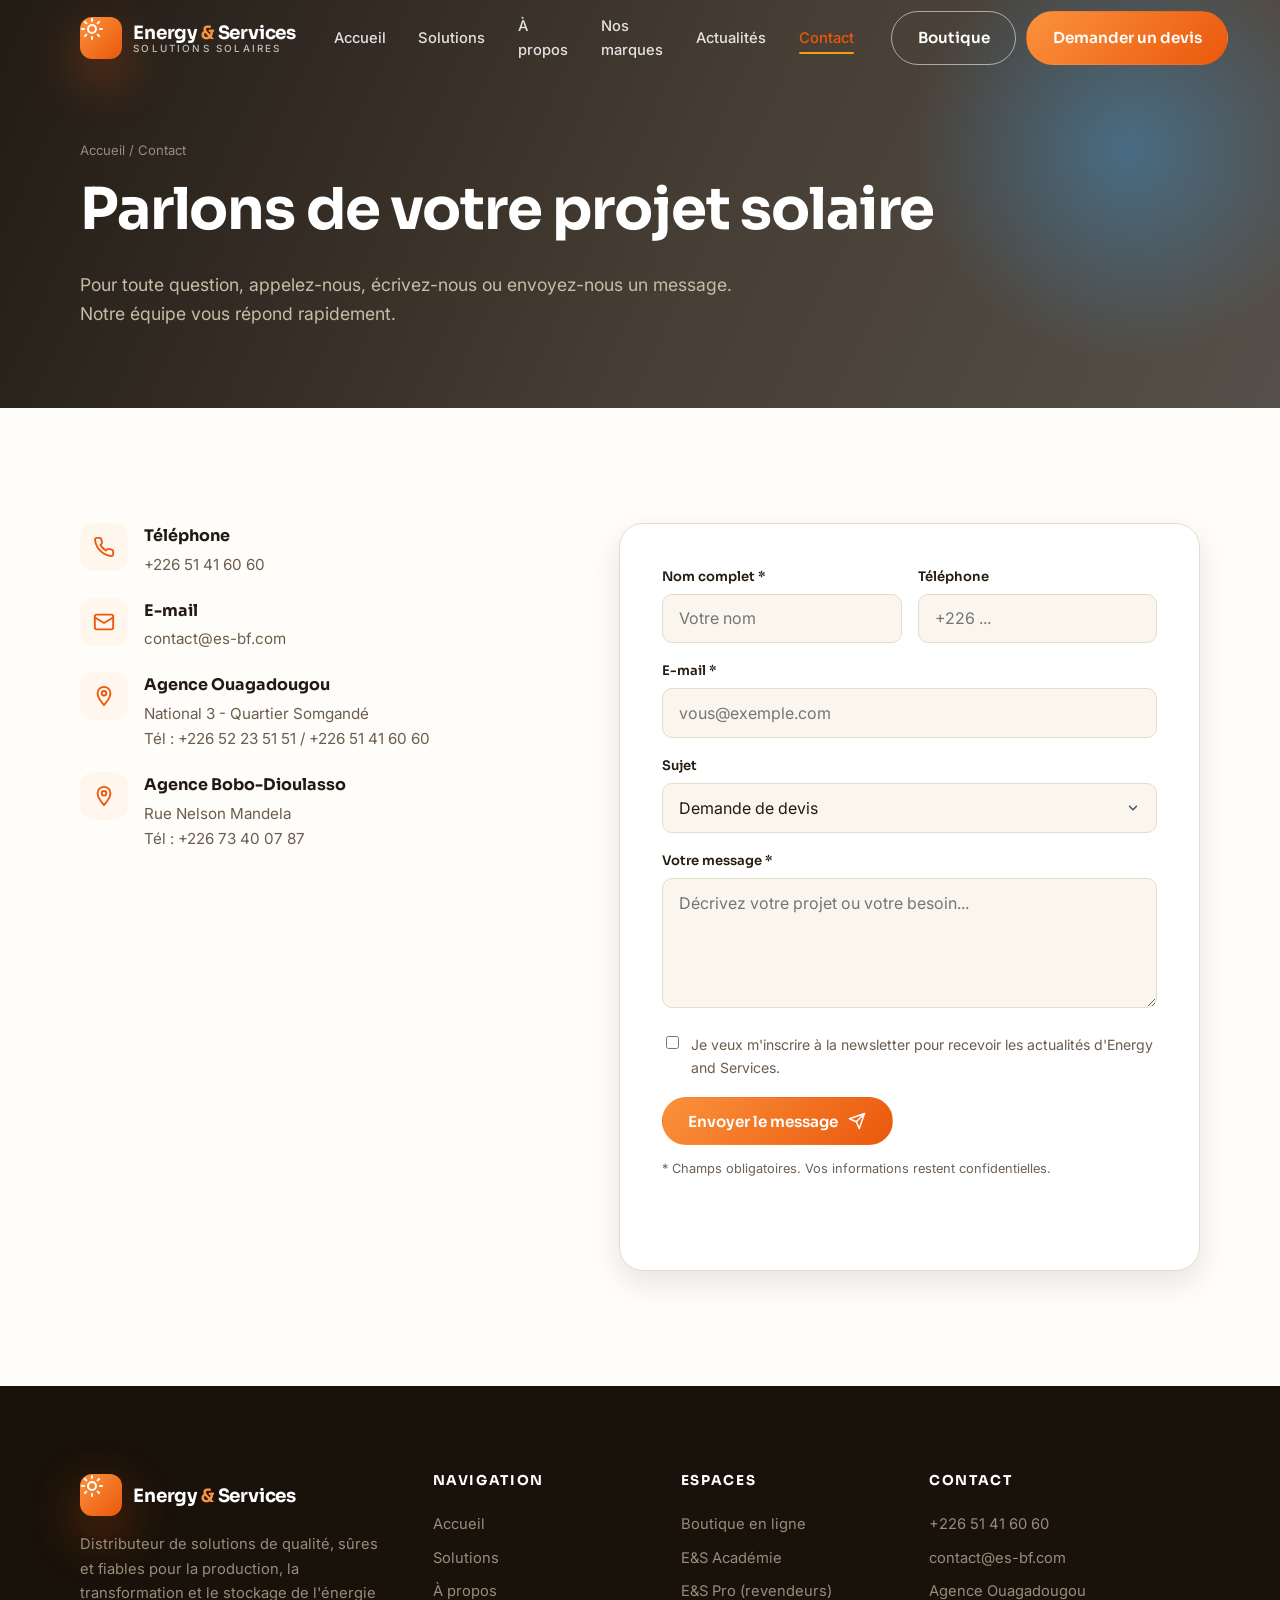
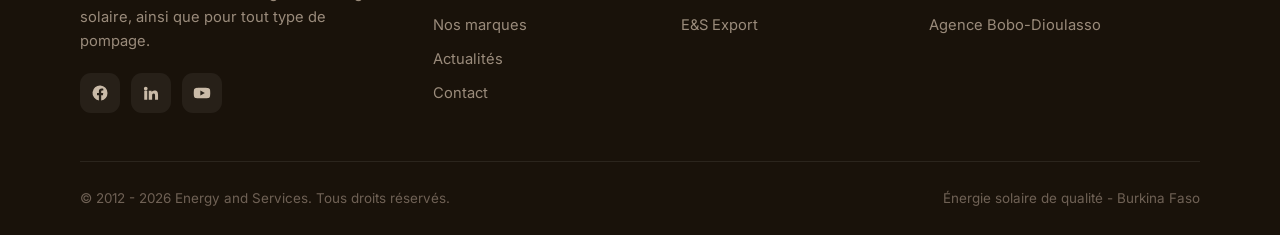
<file: contact.html>
<!DOCTYPE html>
<html lang="fr">
<head>
  <meta charset="UTF-8" />
  <meta name="viewport" content="width=device-width, initial-scale=1.0" />
  <title>Contact - Energy and Services</title>
  <meta name="description" content="Contactez Energy and Services : agences de Ouagadougou et Bobo-Dioulasso, téléphone +226 51 41 60 60, e-mail contact@es-bf.com." />
  <meta name="theme-color" content="#19120a" />
  <link rel="preconnect" href="https://fonts.googleapis.com" />
  <link rel="preconnect" href="https://fonts.gstatic.com" crossorigin />
  <link href="https://fonts.googleapis.com/css2?family=Sora:wght@500;600;700;800&family=Inter:wght@400;500;600&display=swap" rel="stylesheet" />
  <link rel="icon" href="data:image/svg+xml,%3Csvg xmlns='http://www.w3.org/2000/svg' viewBox='0 0 24 24'%3E%3Crect width='24' height='24' rx='6' fill='%23f59e0b'/%3E%3Ccircle cx='12' cy='12' r='4' fill='none' stroke='%23ffffff' stroke-width='2'/%3E%3C/svg%3E" />
  <link rel="stylesheet" href="css/styles.css" />
</head>
<body>
  <div data-nav></div>

  <section class="page-hero">
    <div class="container">
      <div class="breadcrumbs" data-reveal><a href="index.html">Accueil</a> / Contact</div>
      <h1 data-reveal data-delay="1">Parlons de votre projet solaire</h1>
      <p data-reveal data-delay="2">Pour toute question, appelez-nous, écrivez-nous ou envoyez-nous un message. Notre équipe vous répond rapidement.</p>
    </div>
  </section>

  <section class="section">
    <div class="container contact-grid">
      <div class="contact-info" data-reveal>
        <div class="item">
          <span class="ico"><svg width="22" height="22" viewBox="0 0 24 24" fill="none" stroke="currentColor" stroke-width="2" stroke-linecap="round" stroke-linejoin="round"><path d="M22 16.9v3a2 2 0 0 1-2.2 2 19.8 19.8 0 0 1-8.6-3 19.5 19.5 0 0 1-6-6 19.8 19.8 0 0 1-3-8.6A2 2 0 0 1 4.1 2h3a2 2 0 0 1 2 1.7c.1 1 .4 1.9.7 2.8a2 2 0 0 1-.5 2.1L8.1 9.9a16 16 0 0 0 6 6l1.3-1.3a2 2 0 0 1 2.1-.5c.9.3 1.8.6 2.8.7a2 2 0 0 1 1.7 2z"/></svg></span>
          <div><b>Téléphone</b><p><a href="tel:+22651416060">+226 51 41 60 60</a></p></div>
        </div>
        <div class="item">
          <span class="ico"><svg width="22" height="22" viewBox="0 0 24 24" fill="none" stroke="currentColor" stroke-width="2" stroke-linecap="round" stroke-linejoin="round"><rect x="2" y="4" width="20" height="16" rx="2"/><path d="m2 7 10 6 10-6"/></svg></span>
          <div><b>E-mail</b><p><a href="mailto:contact@es-bf.com">contact@es-bf.com</a></p></div>
        </div>
        <div class="item">
          <span class="ico"><svg width="22" height="22" viewBox="0 0 24 24" fill="none" stroke="currentColor" stroke-width="2" stroke-linecap="round" stroke-linejoin="round"><path d="M12 2a7 7 0 0 0-7 7c0 5 7 13 7 13s7-8 7-13a7 7 0 0 0-7-7z"/><circle cx="12" cy="9" r="2.5"/></svg></span>
          <div><b>Agence Ouagadougou</b><p>National 3 - Quartier Somgandé<br>Tél : +226 52 23 51 51 / +226 51 41 60 60</p></div>
        </div>
        <div class="item">
          <span class="ico"><svg width="22" height="22" viewBox="0 0 24 24" fill="none" stroke="currentColor" stroke-width="2" stroke-linecap="round" stroke-linejoin="round"><path d="M12 2a7 7 0 0 0-7 7c0 5 7 13 7 13s7-8 7-13a7 7 0 0 0-7-7z"/><circle cx="12" cy="9" r="2.5"/></svg></span>
          <div><b>Agence Bobo-Dioulasso</b><p>Rue Nelson Mandela<br>Tél : +226 73 40 07 87</p></div>
        </div>
      </div>

      <form class="form" id="contactForm" novalidate data-reveal data-delay="1">
        <div class="row">
          <div class="field">
            <label for="name">Nom complet *</label>
            <input type="text" id="name" name="name" placeholder="Votre nom" autocomplete="name" />
          </div>
          <div class="field">
            <label for="phone">Téléphone</label>
            <input type="tel" id="phone" name="phone" placeholder="+226 ..." autocomplete="tel" />
          </div>
        </div>
        <div class="field">
          <label for="email">E-mail *</label>
          <input type="email" id="email" name="email" placeholder="vous@exemple.com" autocomplete="email" />
        </div>
        <div class="field">
          <label for="subject">Sujet</label>
          <select id="subject" name="subject">
            <option>Demande de devis</option>
            <option>Information produit</option>
            <option>Pompage solaire</option>
            <option>Stockage / batteries</option>
            <option>Devenir revendeur (E&amp;S Pro)</option>
            <option>Formation (E&amp;S Académie)</option>
            <option>Autre</option>
          </select>
        </div>
        <div class="field">
          <label for="message">Votre message *</label>
          <textarea id="message" name="message" placeholder="Décrivez votre projet ou votre besoin..."></textarea>
        </div>
        <label class="form__check">
          <input type="checkbox" name="newsletter" />
          <span>Je veux m'inscrire à la newsletter pour recevoir les actualités d'Energy and Services.</span>
        </label>
        <button type="submit" class="btn btn--primary">Envoyer le message
          <svg viewBox="0 0 24 24" fill="none" stroke="currentColor" stroke-width="2" stroke-linecap="round" stroke-linejoin="round"><path d="M22 2 11 13M22 2l-7 20-4-9-9-4 20-7z"/></svg>
        </button>
        <p class="form__note">* Champs obligatoires. Vos informations restent confidentielles.</p>
        <p class="form__status" role="status" aria-live="polite"></p>
      </form>
    </div>
  </section>

  <div data-footer></div>
  <button class="totop" id="toTop" aria-label="Haut de page"><svg width="20" height="20" viewBox="0 0 24 24" fill="none" stroke="currentColor" stroke-width="2.5" stroke-linecap="round" stroke-linejoin="round"><path d="M12 19V5M5 12l7-7 7 7"/></svg></button>
  <script src="js/main.js"></script>
</body>
</html>
</file>
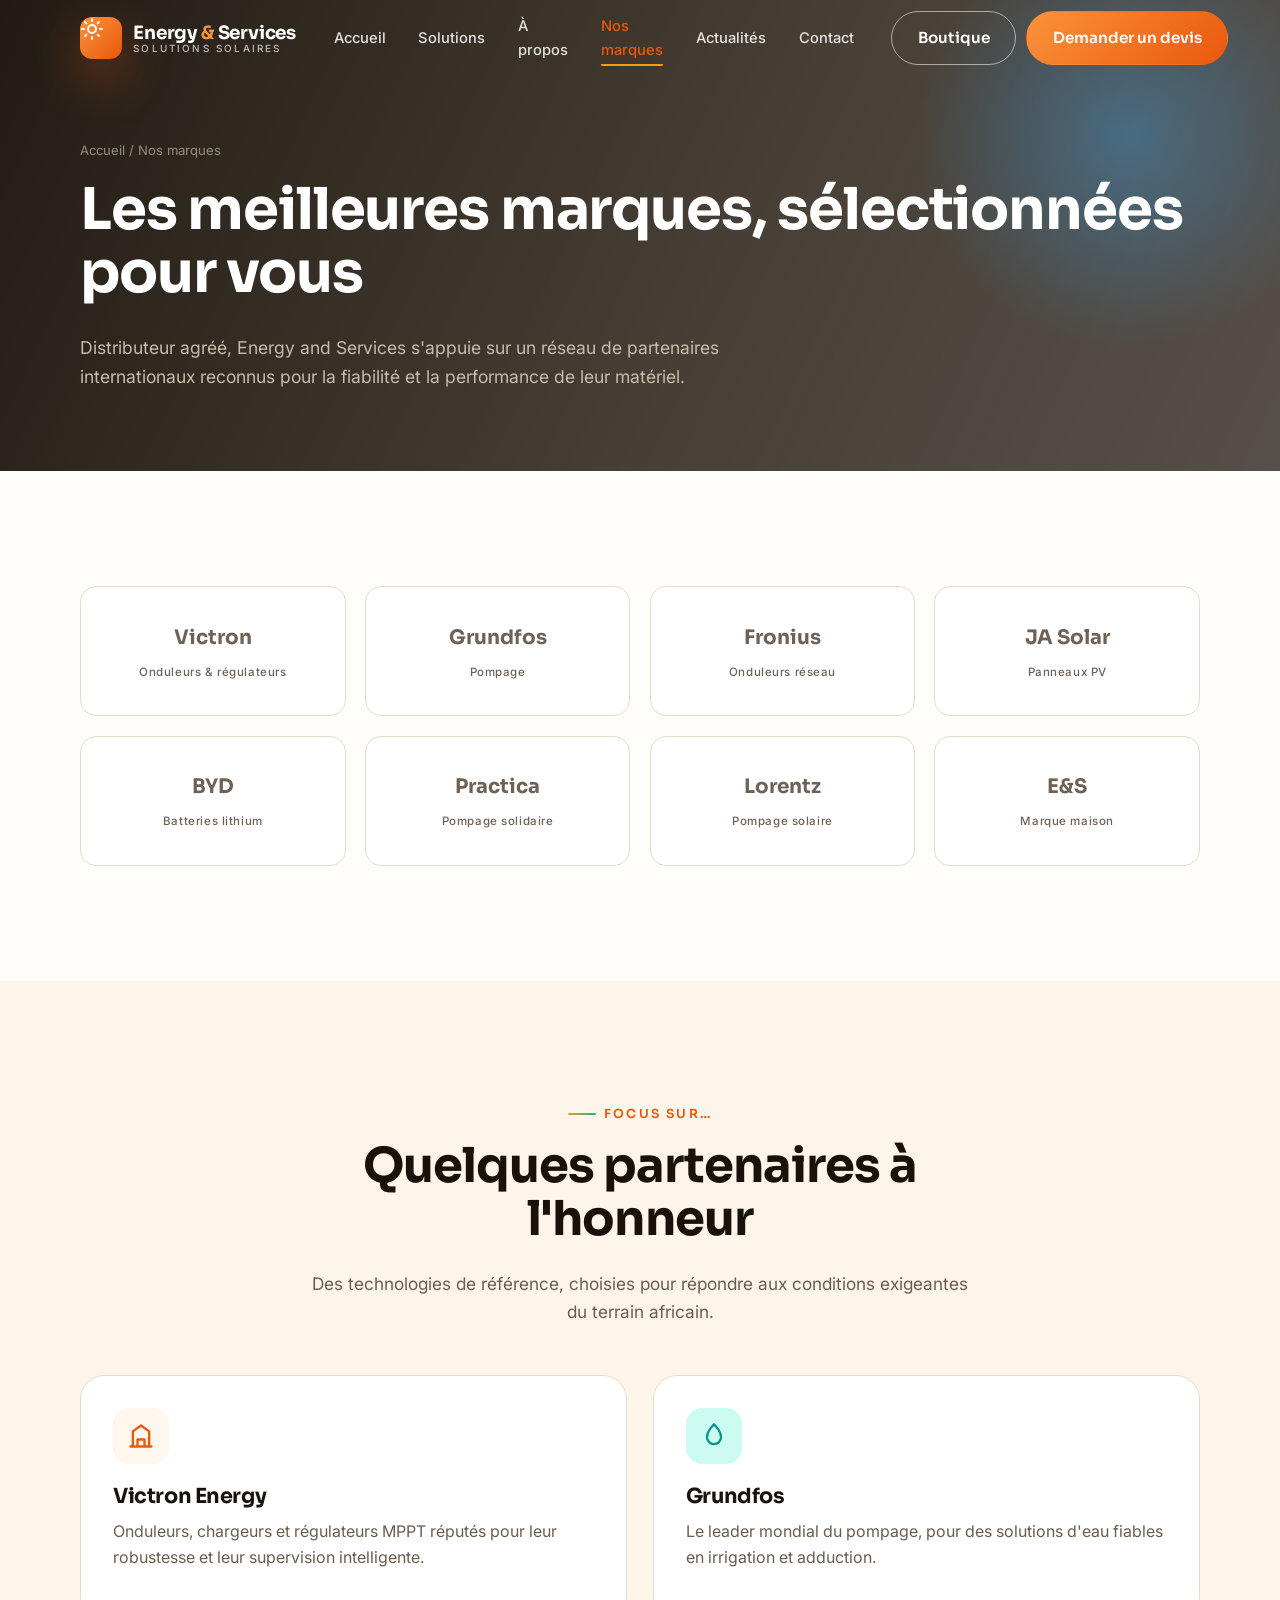
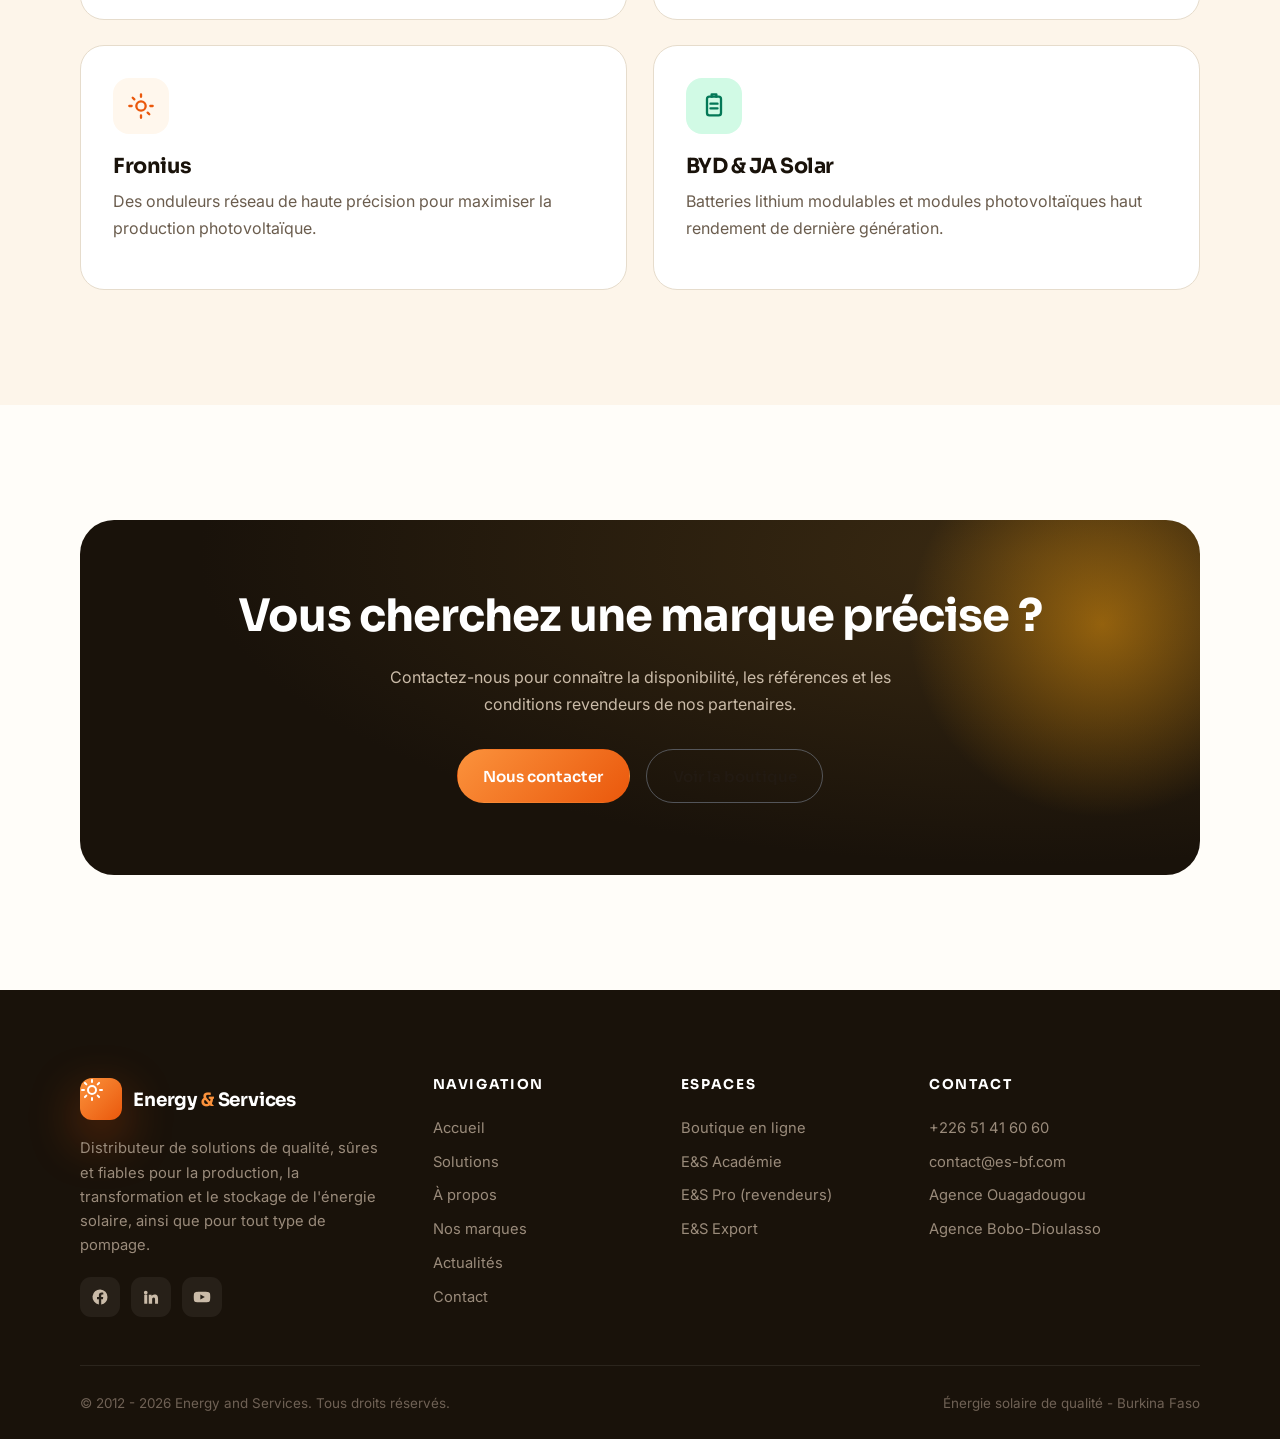
<file: marques.html>
<!DOCTYPE html>
<html lang="fr">
<head>
  <meta charset="UTF-8" />
  <meta name="viewport" content="width=device-width, initial-scale=1.0" />
  <title>Nos marques partenaires - Energy and Services</title>
  <meta name="description" content="Victron, Grundfos, Fronius, JA Solar, BYD, Practica, Lorentz : Energy and Services distribue les meilleures marques mondiales du solaire et du pompage." />
  <meta name="theme-color" content="#19120a" />
  <link rel="preconnect" href="https://fonts.googleapis.com" />
  <link rel="preconnect" href="https://fonts.gstatic.com" crossorigin />
  <link href="https://fonts.googleapis.com/css2?family=Sora:wght@500;600;700;800&family=Inter:wght@400;500;600&display=swap" rel="stylesheet" />
  <link rel="icon" href="data:image/svg+xml,%3Csvg xmlns='http://www.w3.org/2000/svg' viewBox='0 0 24 24'%3E%3Crect width='24' height='24' rx='6' fill='%23f59e0b'/%3E%3Ccircle cx='12' cy='12' r='4' fill='none' stroke='%23ffffff' stroke-width='2'/%3E%3C/svg%3E" />
  <link rel="stylesheet" href="css/styles.css" />
</head>
<body>
  <div data-nav></div>

  <section class="page-hero">
    <div class="container">
      <div class="breadcrumbs" data-reveal><a href="index.html">Accueil</a> / Nos marques</div>
      <h1 data-reveal data-delay="1">Les meilleures marques, sélectionnées pour vous</h1>
      <p data-reveal data-delay="2">Distributeur agréé, Energy and Services s'appuie sur un réseau de partenaires internationaux reconnus pour la fiabilité et la performance de leur matériel.</p>
    </div>
  </section>

  <section class="section">
    <div class="container">
      <div class="tiles">
        <div class="tile" data-reveal>Victron<small>Onduleurs &amp; régulateurs</small></div>
        <div class="tile" data-reveal data-delay="1">Grundfos<small>Pompage</small></div>
        <div class="tile" data-reveal data-delay="2">Fronius<small>Onduleurs réseau</small></div>
        <div class="tile" data-reveal data-delay="3">JA Solar<small>Panneaux PV</small></div>
        <div class="tile" data-reveal>BYD<small>Batteries lithium</small></div>
        <div class="tile" data-reveal data-delay="1">Practica<small>Pompage solidaire</small></div>
        <div class="tile" data-reveal data-delay="2">Lorentz<small>Pompage solaire</small></div>
        <div class="tile" data-reveal data-delay="3">E&amp;S<small>Marque maison</small></div>
      </div>
    </div>
  </section>

  <section class="section bg-alt">
    <div class="container">
      <div class="section-head center" data-reveal>
        <span class="eyebrow">Focus sur…</span>
        <h2>Quelques partenaires à l'honneur</h2>
        <p>Des technologies de référence, choisies pour répondre aux conditions exigeantes du terrain africain.</p>
      </div>
      <div class="grid grid--2">
        <article class="card" data-reveal>
          <div class="card__ico"><svg viewBox="0 0 24 24" fill="none" stroke="currentColor" stroke-width="2" stroke-linecap="round" stroke-linejoin="round"><path d="M3 21h18M5 21V8l7-5 7 5v13M9 21v-6h6v6"/></svg></div>
          <h3>Victron Energy</h3>
          <p>Onduleurs, chargeurs et régulateurs MPPT réputés pour leur robustesse et leur supervision intelligente.</p>
        </article>
        <article class="card blue" data-reveal data-delay="1">
          <div class="card__ico"><svg viewBox="0 0 24 24" fill="none" stroke="currentColor" stroke-width="2" stroke-linecap="round" stroke-linejoin="round"><path d="M12 2s6 5.5 6 11a6 6 0 0 1-12 0c0-5.5 6-11 6-11z"/></svg></div>
          <h3>Grundfos</h3>
          <p>Le leader mondial du pompage, pour des solutions d'eau fiables en irrigation et adduction.</p>
        </article>
        <article class="card" data-reveal data-delay="2">
          <div class="card__ico"><svg viewBox="0 0 24 24" fill="none" stroke="currentColor" stroke-width="2" stroke-linecap="round" stroke-linejoin="round"><circle cx="12" cy="12" r="4"/><path d="M12 2v2M12 20v2M4.9 4.9l1.4 1.4M17.7 17.7l1.4 1.4M2 12h2M20 12h2"/></svg></div>
          <h3>Fronius</h3>
          <p>Des onduleurs réseau de haute précision pour maximiser la production photovoltaïque.</p>
        </article>
        <article class="card green" data-reveal data-delay="3">
          <div class="card__ico"><svg viewBox="0 0 24 24" fill="none" stroke="currentColor" stroke-width="2" stroke-linecap="round" stroke-linejoin="round"><rect x="6" y="4" width="12" height="16" rx="2"/><path d="M10 4V2h4v2M9 10h6M9 14h6"/></svg></div>
          <h3>BYD &amp; JA Solar</h3>
          <p>Batteries lithium modulables et modules photovoltaïques haut rendement de dernière génération.</p>
        </article>
      </div>
    </div>
  </section>

  <section class="section">
    <div class="container">
      <div class="cta" data-reveal>
        <h2>Vous cherchez une marque précise ?</h2>
        <p>Contactez-nous pour connaître la disponibilité, les références et les conditions revendeurs de nos partenaires.</p>
        <div class="cta__actions">
          <a class="btn btn--primary" href="contact.html">Nous contacter</a>
          <a class="btn btn--ghost" href="https://www.boutique-es-bf.com/" target="_blank" rel="noopener">Voir la boutique</a>
        </div>
      </div>
    </div>
  </section>

  <div data-footer></div>
  <button class="totop" id="toTop" aria-label="Haut de page"><svg width="20" height="20" viewBox="0 0 24 24" fill="none" stroke="currentColor" stroke-width="2.5" stroke-linecap="round" stroke-linejoin="round"><path d="M12 19V5M5 12l7-7 7 7"/></svg></button>
  <script src="js/main.js"></script>
</body>
</html>
</file>
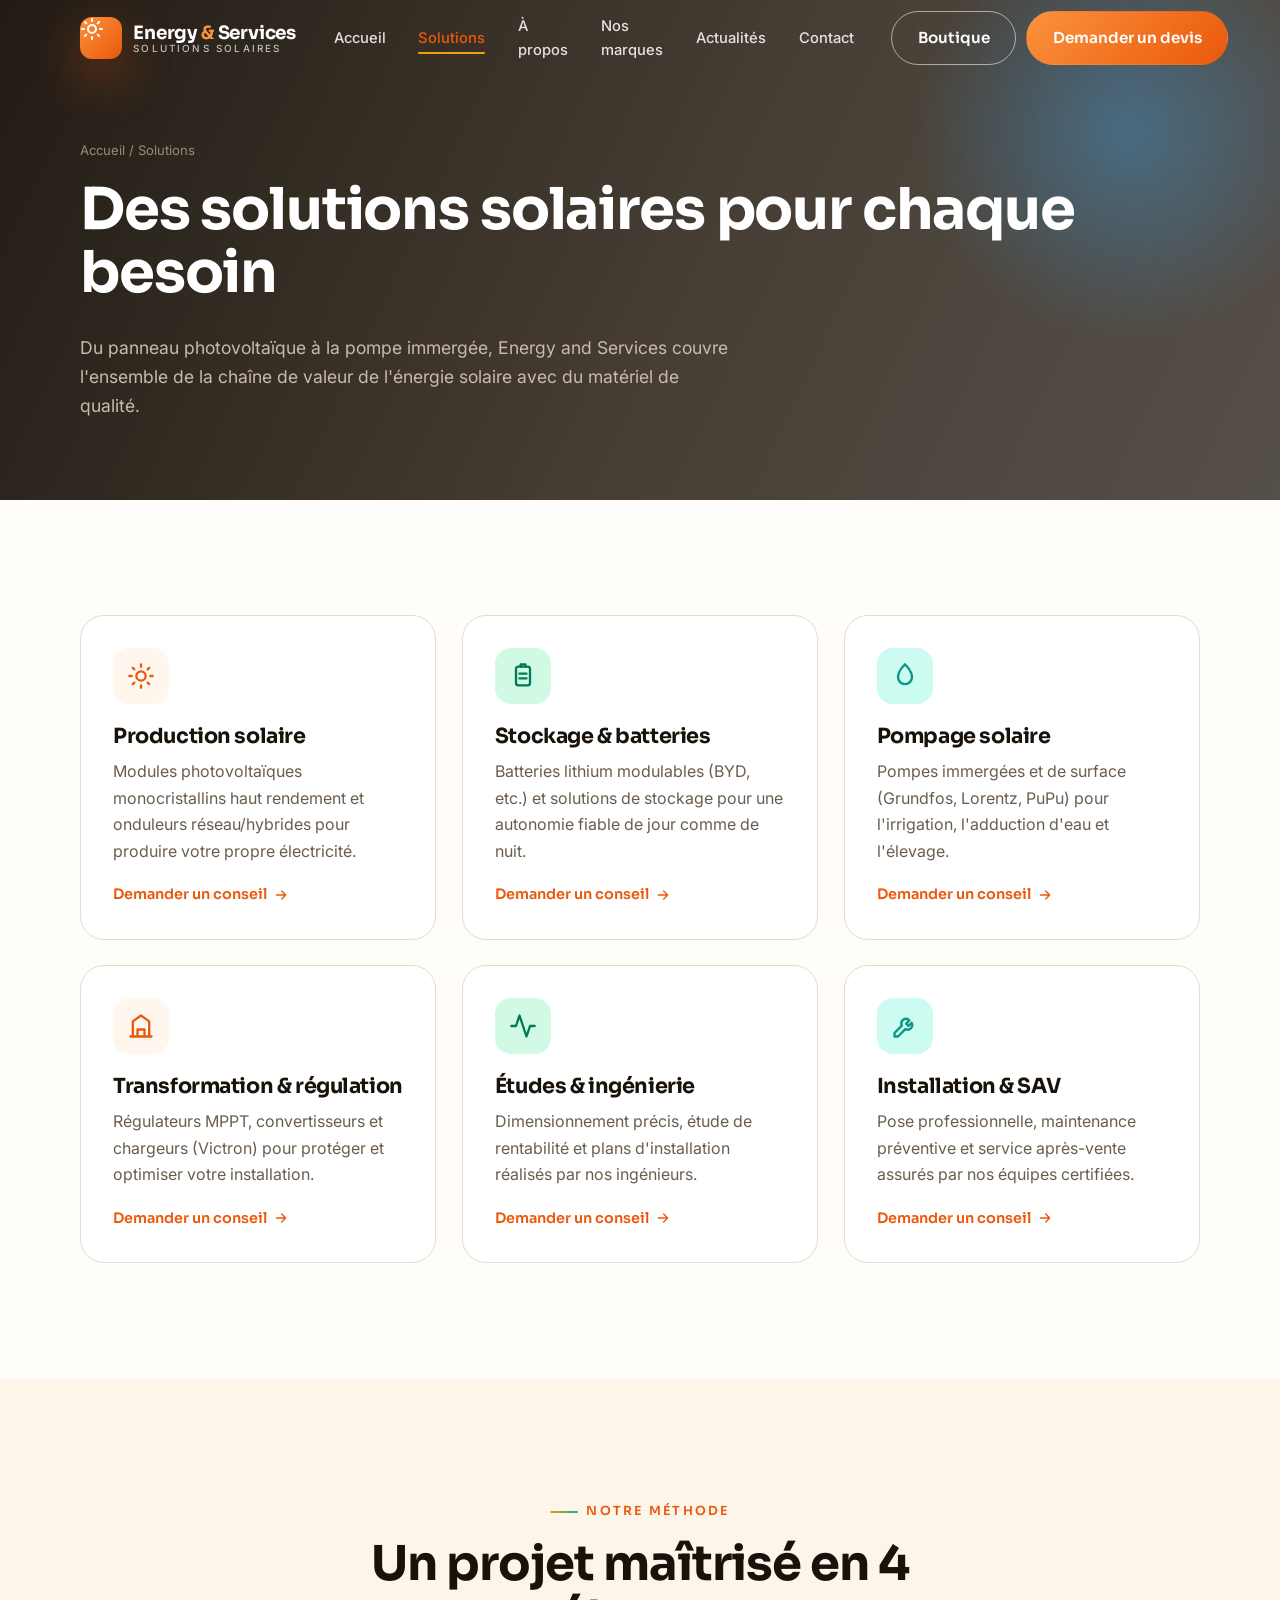
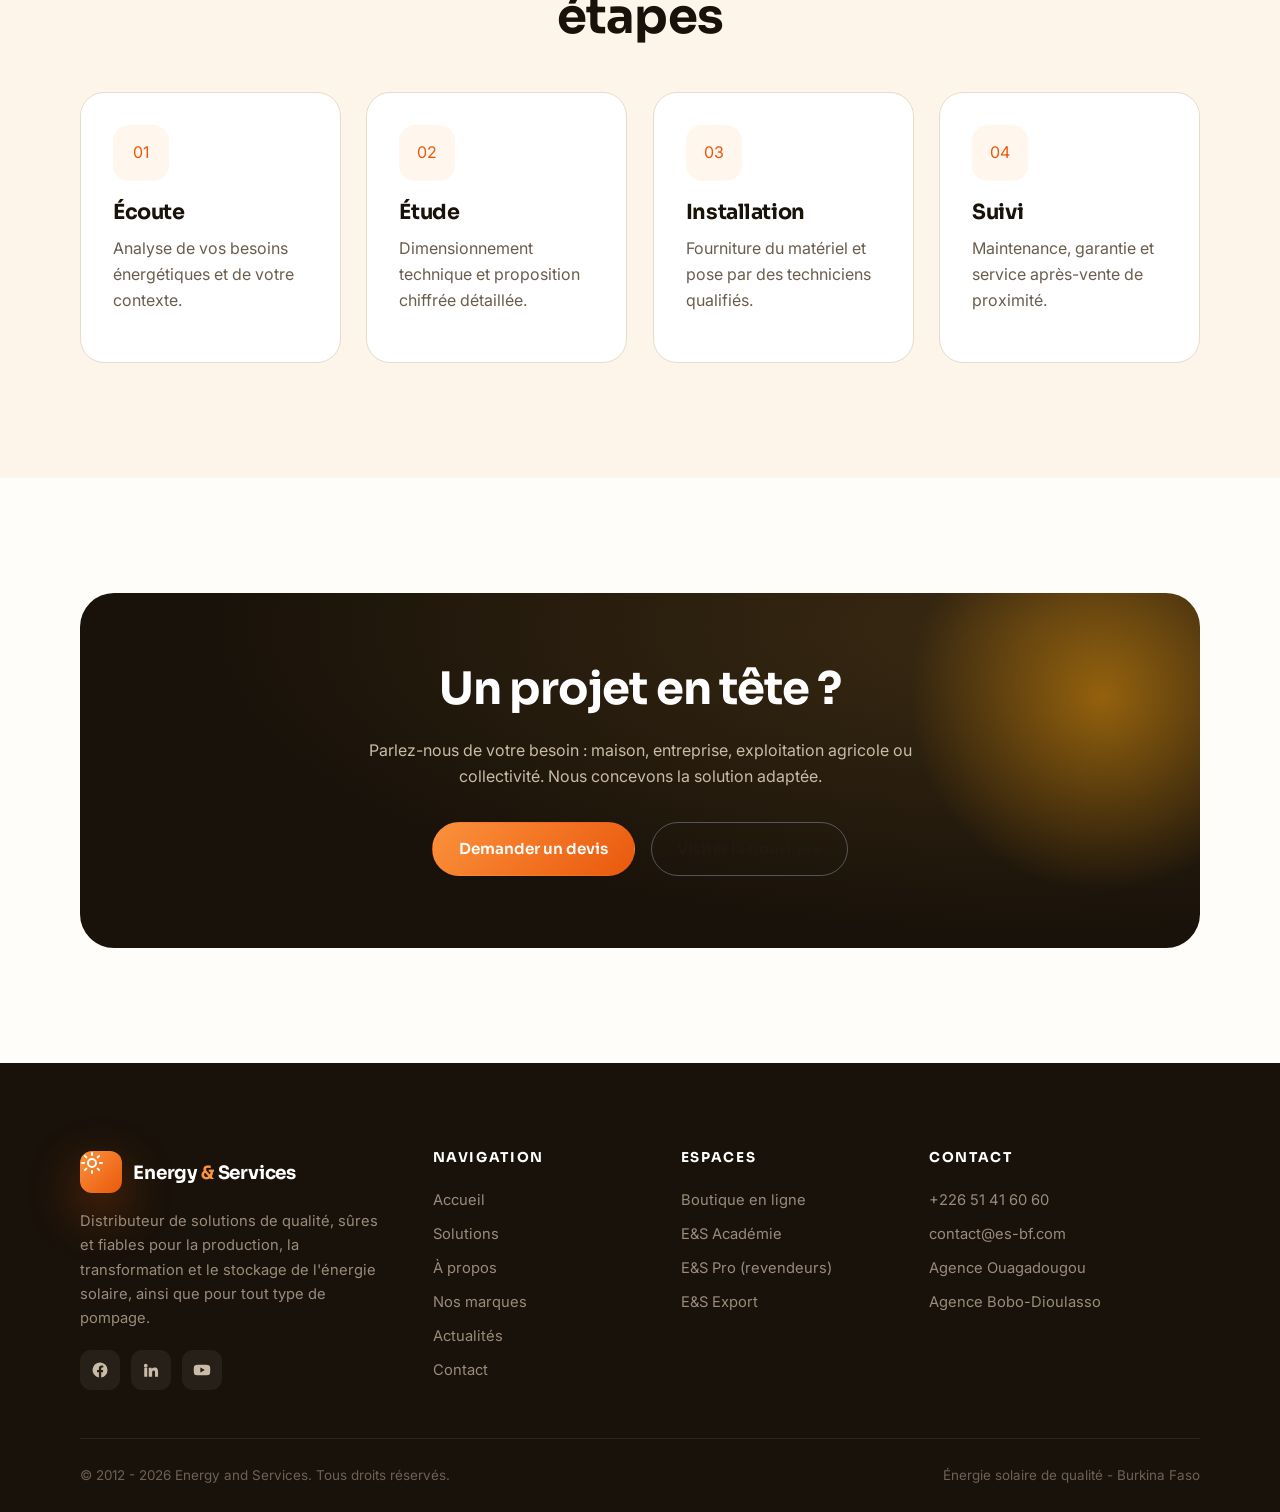
<file: solutions.html>
<!DOCTYPE html>
<html lang="fr">
<head>
  <meta charset="UTF-8" />
  <meta name="viewport" content="width=device-width, initial-scale=1.0" />
  <title>Nos solutions solaires - Energy and Services</title>
  <meta name="description" content="Production, stockage, transformation de l'énergie solaire et pompage : découvrez la gamme complète de solutions de qualité d'Energy and Services." />
  <meta name="theme-color" content="#19120a" />
  <link rel="preconnect" href="https://fonts.googleapis.com" />
  <link rel="preconnect" href="https://fonts.gstatic.com" crossorigin />
  <link href="https://fonts.googleapis.com/css2?family=Sora:wght@500;600;700;800&family=Inter:wght@400;500;600&display=swap" rel="stylesheet" />
  <link rel="icon" href="data:image/svg+xml,%3Csvg xmlns='http://www.w3.org/2000/svg' viewBox='0 0 24 24'%3E%3Crect width='24' height='24' rx='6' fill='%23f59e0b'/%3E%3Ccircle cx='12' cy='12' r='4' fill='none' stroke='%23ffffff' stroke-width='2'/%3E%3C/svg%3E" />
  <link rel="stylesheet" href="css/styles.css" />
</head>
<body>
  <div data-nav></div>

  <section class="page-hero">
    <div class="container">
      <div class="breadcrumbs" data-reveal><a href="index.html">Accueil</a> / Solutions</div>
      <h1 data-reveal data-delay="1">Des solutions solaires pour chaque besoin</h1>
      <p data-reveal data-delay="2">Du panneau photovoltaïque à la pompe immergée, Energy and Services couvre l'ensemble de la chaîne de valeur de l'énergie solaire avec du matériel de qualité.</p>
    </div>
  </section>

  <section class="section">
    <div class="container">
      <div class="grid grid--3">
        <article class="card" data-reveal>
          <div class="card__ico"><svg viewBox="0 0 24 24" fill="none" stroke="currentColor" stroke-width="2" stroke-linecap="round" stroke-linejoin="round"><circle cx="12" cy="12" r="4"/><path d="M12 2v2M12 20v2M4.9 4.9l1.4 1.4M17.7 17.7l1.4 1.4M2 12h2M20 12h2M6.3 17.7l-1.4 1.4M19.1 4.9l-1.4 1.4"/></svg></div>
          <h3>Production solaire</h3>
          <p>Modules photovoltaïques monocristallins haut rendement et onduleurs réseau/hybrides pour produire votre propre électricité.</p>
          <a class="card__link" href="contact.html">Demander un conseil <svg viewBox="0 0 24 24" fill="none" stroke="currentColor" stroke-width="2" stroke-linecap="round" stroke-linejoin="round"><path d="M5 12h14M13 6l6 6-6 6"/></svg></a>
        </article>
        <article class="card green" data-reveal data-delay="1">
          <div class="card__ico"><svg viewBox="0 0 24 24" fill="none" stroke="currentColor" stroke-width="2" stroke-linecap="round" stroke-linejoin="round"><rect x="6" y="4" width="12" height="16" rx="2"/><path d="M10 4V2h4v2M9 10h6M9 14h6"/></svg></div>
          <h3>Stockage &amp; batteries</h3>
          <p>Batteries lithium modulables (BYD, etc.) et solutions de stockage pour une autonomie fiable de jour comme de nuit.</p>
          <a class="card__link" href="contact.html">Demander un conseil <svg viewBox="0 0 24 24" fill="none" stroke="currentColor" stroke-width="2" stroke-linecap="round" stroke-linejoin="round"><path d="M5 12h14M13 6l6 6-6 6"/></svg></a>
        </article>
        <article class="card blue" data-reveal data-delay="2">
          <div class="card__ico"><svg viewBox="0 0 24 24" fill="none" stroke="currentColor" stroke-width="2" stroke-linecap="round" stroke-linejoin="round"><path d="M12 2s6 5.5 6 11a6 6 0 0 1-12 0c0-5.5 6-11 6-11z"/></svg></div>
          <h3>Pompage solaire</h3>
          <p>Pompes immergées et de surface (Grundfos, Lorentz, PuPu) pour l'irrigation, l'adduction d'eau et l'élevage.</p>
          <a class="card__link" href="contact.html">Demander un conseil <svg viewBox="0 0 24 24" fill="none" stroke="currentColor" stroke-width="2" stroke-linecap="round" stroke-linejoin="round"><path d="M5 12h14M13 6l6 6-6 6"/></svg></a>
        </article>
        <article class="card" data-reveal>
          <div class="card__ico"><svg viewBox="0 0 24 24" fill="none" stroke="currentColor" stroke-width="2" stroke-linecap="round" stroke-linejoin="round"><path d="M3 21h18M5 21V8l7-5 7 5v13M9 21v-6h6v6"/></svg></div>
          <h3>Transformation &amp; régulation</h3>
          <p>Régulateurs MPPT, convertisseurs et chargeurs (Victron) pour protéger et optimiser votre installation.</p>
          <a class="card__link" href="contact.html">Demander un conseil <svg viewBox="0 0 24 24" fill="none" stroke="currentColor" stroke-width="2" stroke-linecap="round" stroke-linejoin="round"><path d="M5 12h14M13 6l6 6-6 6"/></svg></a>
        </article>
        <article class="card green" data-reveal data-delay="1">
          <div class="card__ico"><svg viewBox="0 0 24 24" fill="none" stroke="currentColor" stroke-width="2" stroke-linecap="round" stroke-linejoin="round"><path d="M22 12h-4l-3 9L9 3l-3 9H2"/></svg></div>
          <h3>Études &amp; ingénierie</h3>
          <p>Dimensionnement précis, étude de rentabilité et plans d'installation réalisés par nos ingénieurs.</p>
          <a class="card__link" href="contact.html">Demander un conseil <svg viewBox="0 0 24 24" fill="none" stroke="currentColor" stroke-width="2" stroke-linecap="round" stroke-linejoin="round"><path d="M5 12h14M13 6l6 6-6 6"/></svg></a>
        </article>
        <article class="card blue" data-reveal data-delay="2">
          <div class="card__ico"><svg viewBox="0 0 24 24" fill="none" stroke="currentColor" stroke-width="2" stroke-linecap="round" stroke-linejoin="round"><path d="M14.7 6.3a4 4 0 0 0-5.4 5.4L3 18v3h3l6.3-6.3a4 4 0 0 0 5.4-5.4l-2.7 2.7-2-2 2.7-2.7z"/></svg></div>
          <h3>Installation &amp; SAV</h3>
          <p>Pose professionnelle, maintenance préventive et service après-vente assurés par nos équipes certifiées.</p>
          <a class="card__link" href="contact.html">Demander un conseil <svg viewBox="0 0 24 24" fill="none" stroke="currentColor" stroke-width="2" stroke-linecap="round" stroke-linejoin="round"><path d="M5 12h14M13 6l6 6-6 6"/></svg></a>
        </article>
      </div>
    </div>
  </section>

  <!-- PROCESS -->
  <section class="section bg-alt">
    <div class="container">
      <div class="section-head center" data-reveal>
        <span class="eyebrow">Notre méthode</span>
        <h2>Un projet maîtrisé en 4 étapes</h2>
      </div>
      <div class="grid grid--4">
        <article class="card" data-reveal>
          <div class="card__ico">01</div>
          <h3>Écoute</h3>
          <p>Analyse de vos besoins énergétiques et de votre contexte.</p>
        </article>
        <article class="card" data-reveal data-delay="1">
          <div class="card__ico">02</div>
          <h3>Étude</h3>
          <p>Dimensionnement technique et proposition chiffrée détaillée.</p>
        </article>
        <article class="card" data-reveal data-delay="2">
          <div class="card__ico">03</div>
          <h3>Installation</h3>
          <p>Fourniture du matériel et pose par des techniciens qualifiés.</p>
        </article>
        <article class="card" data-reveal data-delay="3">
          <div class="card__ico">04</div>
          <h3>Suivi</h3>
          <p>Maintenance, garantie et service après-vente de proximité.</p>
        </article>
      </div>
    </div>
  </section>

  <section class="section">
    <div class="container">
      <div class="cta" data-reveal>
        <h2>Un projet en tête ?</h2>
        <p>Parlez-nous de votre besoin : maison, entreprise, exploitation agricole ou collectivité. Nous concevons la solution adaptée.</p>
        <div class="cta__actions">
          <a class="btn btn--primary" href="contact.html">Demander un devis</a>
          <a class="btn btn--ghost" href="https://www.boutique-es-bf.com/" target="_blank" rel="noopener">Visiter la boutique</a>
        </div>
      </div>
    </div>
  </section>

  <div data-footer></div>
  <button class="totop" id="toTop" aria-label="Haut de page"><svg width="20" height="20" viewBox="0 0 24 24" fill="none" stroke="currentColor" stroke-width="2.5" stroke-linecap="round" stroke-linejoin="round"><path d="M12 19V5M5 12l7-7 7 7"/></svg></button>
  <script src="js/main.js"></script>
</body>
</html>
</file>
<file: css/styles.css>
/* ============================================================
   Energy and Services - Design System
   Elegant commercial website - Solar energy solutions
   ============================================================ */

/* ---------- Design Tokens ---------- */
:root {
  /* Brand palette - "Sahel Sun": warm solar amber/orange + clean-energy emerald */
  --sun-50: #fff7ed;    /* warm light tint */
  --sun-100: #ffedd5;
  --sun-300: #fdba74;   /* soft solar gold */
  --sun-400: #fb923c;   /* bright accent orange */
  --sun-500: #f59e0b;   /* primary brand amber */
  --sun-600: #ea580c;   /* strong sunset orange */
  --sun-700: #c2410c;

  --leaf-400: #34d399;  /* secondary accent - clean energy green */
  --leaf-500: #10b981;
  --leaf-600: #059669;
  --leaf-700: #047857;

  --teal-100: #ccfbf1;  /* tertiary accent - water/cool */
  --teal-500: #14b8a6;
  --teal-600: #0d9488;

  --ink-900: #19120a;   /* warm near-black */
  --ink-800: #241a0f;
  --ink-700: #332515;
  --ink-600: #46331d;

  --slate-500: #6f6155;  /* warm stone neutrals */
  --slate-400: #9a8b7b;
  --slate-300: #cabba8;
  --slate-200: #e6dccc;
  --slate-100: #f3ece1;
  --slate-50:  #faf6ee;

  --white: #ffffff;

  /* Semantic */
  --bg: #fffdf9;
  --bg-alt: #fdf5ea;
  --bg-dark: var(--ink-900);
  --text: #221a12;
  --text-soft: #6b5d4e;
  --text-invert: #f7f1e8;

  --brand: var(--sun-500);
  --brand-strong: var(--sun-600);
  --accent: var(--leaf-500);

  /* Typography */
  --font-display: "Sora", "Segoe UI", system-ui, sans-serif;
  --font-body: "Inter", "Segoe UI", system-ui, -apple-system, sans-serif;

  /* Radius & shadow */
  --r-sm: 10px;
  --r-md: 16px;
  --r-lg: 24px;
  --r-xl: 34px;
  --shadow-sm: 0 2px 8px rgba(15, 23, 42, .06);
  --shadow-md: 0 12px 30px rgba(15, 23, 42, .10);
  --shadow-lg: 0 30px 70px rgba(15, 23, 42, .16);
  --shadow-glow: 0 18px 50px rgba(234, 88, 12, .42);

  /* Layout */
  --container: 1200px;
  --gutter: clamp(1.1rem, 4vw, 2.5rem);
  --nav-h: 76px;

  --ease: cubic-bezier(.22, 1, .36, 1);
}

/* ---------- Reset ---------- */
*,
*::before,
*::after { box-sizing: border-box; }

html {
  scroll-behavior: smooth;
  -webkit-text-size-adjust: 100%;
  -moz-text-size-adjust: 100%;
  text-size-adjust: 100%;
}

body {
  margin: 0;
  font-family: var(--font-body);
  color: var(--text);
  background: var(--bg);
  line-height: 1.65;
  font-size: 1rem;
  overflow-x: hidden;
  -webkit-font-smoothing: antialiased;
  -moz-osx-font-smoothing: grayscale;
  text-rendering: optimizeLegibility;
  -webkit-tap-highlight-color: rgba(18,118,196,.18);
}

img { max-width: 100%; display: block; }
a { color: inherit; text-decoration: none; }
button { font-family: inherit; cursor: pointer; }
ul { list-style: none; margin: 0; padding: 0; }

/* Keyboard focus visibility for accessibility */
:focus-visible {
  outline: 3px solid var(--sun-400);
  outline-offset: 2px;
  border-radius: 4px;
}
a:focus-visible,
button:focus-visible { outline-offset: 3px; }

h1, h2, h3, h4 {
  font-family: var(--font-display);
  font-weight: 700;
  line-height: 1.1;
  letter-spacing: -.02em;
  margin: 0 0 .5em;
  color: var(--ink-900);
}

p { margin: 0 0 1rem; }

/* ---------- Layout helpers ---------- */
.container {
  width: 100%;
  max-width: var(--container);
  margin-inline: auto;
  padding-inline: var(--gutter);
}

.section {
  padding-block: clamp(4rem, 9vw, 7.5rem);
  position: relative;
}

.section--tight { padding-block: clamp(3rem, 6vw, 5rem); }
.bg-alt { background: var(--bg-alt); }
.bg-dark { background: var(--bg-dark); color: var(--text-invert); }
.bg-dark h1, .bg-dark h2, .bg-dark h3 { color: #fff; }

.eyebrow {
  display: inline-flex;
  align-items: center;
  gap: .5rem;
  font-family: var(--font-display);
  font-weight: 600;
  font-size: .78rem;
  letter-spacing: .18em;
  text-transform: uppercase;
  color: var(--brand-strong);
  margin-bottom: 1rem;
}
.eyebrow::before {
  content: "";
  width: 28px; height: 2px;
  background: linear-gradient(90deg, var(--brand), var(--accent));
  border-radius: 2px;
}
.bg-dark .eyebrow { color: var(--sun-400); }

.section-head { max-width: 680px; margin-bottom: 3rem; }
.section-head.center { margin-inline: auto; text-align: center; }
.section-head h2 {
  font-size: clamp(1.9rem, 4vw, 3rem);
}
.section-head p {
  color: var(--text-soft);
  font-size: 1.08rem;
}
.bg-dark .section-head p { color: var(--slate-300); }

/* ---------- Buttons ---------- */
.btn {
  --btn-bg: var(--brand);
  --btn-fg: #ffffff;
  display: inline-flex;
  align-items: center;
  gap: .6rem;
  padding: .85rem 1.6rem;
  border-radius: 999px;
  border: 1px solid transparent;
  font-family: var(--font-display);
  font-weight: 600;
  font-size: .95rem;
  background: var(--btn-bg);
  color: var(--btn-fg);
  transition: transform .35s var(--ease), box-shadow .35s var(--ease), background .25s ease;
  white-space: nowrap;
}
.btn svg { width: 18px; height: 18px; }
.btn:hover { transform: translateY(-3px); box-shadow: var(--shadow-glow); }

.btn--primary {
  background: linear-gradient(135deg, var(--sun-400), var(--sun-600));
}
.btn--ghost {
  background: transparent;
  border-color: rgba(148, 163, 184, .45);
  color: var(--text);
}
.btn--ghost:hover { box-shadow: var(--shadow-md); border-color: var(--brand); }
.bg-dark .btn--ghost,
.hero .btn--ghost {
  color: #fff;
  border-color: rgba(255,255,255,.55);
}
.hero .btn--ghost:hover { background: rgba(255,255,255,.12); border-color: #fff; }
.btn--light { background: #fff; color: var(--ink-900); }
.btn--accent { background: linear-gradient(135deg, var(--leaf-400), var(--leaf-600)); color: #ffffff; }

/* ---------- Navigation ---------- */
.nav {
  position: fixed;
  inset: 0 0 auto 0;
  height: var(--nav-h);
  z-index: 1000;
  display: flex;
  align-items: center;
  transition: background .4s var(--ease), box-shadow .4s var(--ease), backdrop-filter .4s;
}
.nav__inner {
  width: 100%;
  max-width: var(--container);
  margin-inline: auto;
  padding-inline: var(--gutter);
  display: flex;
  align-items: center;
  justify-content: space-between;
  gap: 1.5rem;
}
.nav.scrolled {
  background: rgba(255, 255, 255, .82);
  -webkit-backdrop-filter: saturate(180%) blur(16px);
  backdrop-filter: saturate(180%) blur(16px);
  box-shadow: var(--shadow-sm);
}
.brand {
  display: flex;
  align-items: center;
  gap: .7rem;
  font-family: var(--font-display);
  font-weight: 700;
  font-size: 1.15rem;
  letter-spacing: -.01em;
  color: #fff;
  transition: color .4s var(--ease);
}
.brand > span {
  display: block;
  line-height: 1.15;
  white-space: nowrap;
}
.nav.scrolled .brand { color: var(--ink-900); }
.brand__mark {
  width: 42px; height: 42px;
  display: grid; place-items: center;
  border-radius: 12px;
  background: linear-gradient(135deg, var(--sun-400), var(--sun-600));
  box-shadow: var(--shadow-glow);
  flex: none;
}
.brand__mark svg { width: 24px; height: 24px; }
.brand small {
  display: block;
  font-family: var(--font-body);
  font-weight: 500;
  font-size: .62rem;
  letter-spacing: .22em;
  text-transform: uppercase;
  opacity: .7;
}

.nav__links {
  display: flex;
  align-items: center;
  gap: .35rem;
}
.nav__links a {
  position: relative;
  padding: .5rem .85rem;
  font-size: .92rem;
  font-weight: 500;
  color: rgba(255,255,255,.86);
  border-radius: 8px;
  transition: color .3s ease, background .3s ease;
}
.nav.scrolled .nav__links a { color: var(--text-soft); }
.nav__links a::after {
  content: "";
  position: absolute;
  left: .85rem; right: .85rem; bottom: .28rem;
  height: 2px;
  background: var(--brand);
  border-radius: 2px;
  transform: scaleX(0);
  transform-origin: left;
  transition: transform .3s var(--ease);
}
.nav__links a:hover::after,
.nav__links a.active::after { transform: scaleX(1); }
.nav__links a:hover,
.nav__links a.active { color: var(--brand-strong); }
.nav.scrolled .nav__links a:hover,
.nav.scrolled .nav__links a.active { color: var(--brand-strong); }

.nav__cta { display: flex; align-items: center; gap: .6rem; }
.nav__cta .btn--ghost { color: #fff; border-color: rgba(255,255,255,.55); }
.nav__cta .btn--ghost:hover { background: rgba(255,255,255,.12); border-color: #fff; }
.nav.scrolled .nav__cta .btn--ghost { color: var(--brand-strong); border-color: rgba(148,163,184,.55); }
.nav.scrolled .nav__cta .btn--ghost:hover { background: var(--sun-50); border-color: var(--brand); }

.nav__toggle {
  display: none;
  width: 44px; height: 44px;
  border: none; background: transparent;
  border-radius: 10px;
  position: relative;
}
.nav__toggle span,
.nav__toggle span::before,
.nav__toggle span::after {
  content: "";
  position: absolute;
  left: 11px;
  width: 22px; height: 2px;
  background: currentColor;
  border-radius: 2px;
  transition: transform .3s var(--ease), opacity .2s;
}
.nav__toggle span { top: 21px; color: #fff; }
.nav.scrolled .nav__toggle span,
.nav.scrolled .nav__toggle span::before,
.nav.scrolled .nav__toggle span::after { color: var(--ink-900); }
.nav__toggle span::before { top: -7px; }
.nav__toggle span::after  { top: 7px; }
.nav__toggle.open span { background: transparent; }
.nav__toggle.open span::before { transform: translateY(7px) rotate(45deg); }
.nav__toggle.open span::after  { transform: translateY(-7px) rotate(-45deg); }

/* ---------- Hero ---------- */
.hero {
  position: relative;
  min-height: 100svh;
  display: flex;
  align-items: center;
  padding-top: var(--nav-h);
  color: #fff;
  overflow: hidden;
  background:
    linear-gradient(108deg, rgba(20,13,6,.92) 0%, rgba(28,18,8,.74) 46%, rgba(20,13,6,.52) 100%),
    url("https://images.unsplash.com/photo-1613665813446-82a78c468a1d?auto=format&fit=crop&w=1920&q=80") center/cover no-repeat;
}
.hero__bg {
  position: absolute;
  inset: 0;
  z-index: 0;
  overflow: hidden;
}
.hero__sun {
  position: absolute;
  top: -18%; right: -8%;
  width: min(58vw, 760px); aspect-ratio: 1;
  border-radius: 50%;
  background: radial-gradient(circle at 50% 50%, rgba(253,186,116,.55), rgba(245,158,11,.22) 45%, transparent 70%);
  filter: blur(6px);
  animation: pulseSun 9s ease-in-out infinite;
}
.hero__grid {
  position: absolute;
  inset: 0;
  background-image:
    linear-gradient(rgba(255,255,255,.05) 1px, transparent 1px),
    linear-gradient(90deg, rgba(255,255,255,.05) 1px, transparent 1px);
  background-size: 64px 64px;
  -webkit-mask-image: radial-gradient(120% 80% at 50% 30%, #000 30%, transparent 75%);
  mask-image: radial-gradient(120% 80% at 50% 30%, #000 30%, transparent 75%);
}
.hero__blob {
  position: absolute;
  bottom: -25%; left: -12%;
  width: min(60vw, 720px); aspect-ratio: 1;
  background: radial-gradient(circle at 50% 50%, rgba(234,88,12,.32), transparent 65%);
  filter: blur(40px);
  animation: floatBlob 14s ease-in-out infinite;
}
.hero__inner {
  position: relative;
  z-index: 2;
  display: grid;
  grid-template-columns: 1.1fr .9fr;
  gap: clamp(2rem, 5vw, 4rem);
  align-items: center;
  width: 100%;
}
.hero__tag {
  display: inline-flex;
  align-items: center;
  gap: .6rem;
  padding: .45rem .9rem .45rem .5rem;
  border-radius: 999px;
  background: rgba(255,255,255,.08);
  border: 1px solid rgba(255,255,255,.16);
  -webkit-backdrop-filter: blur(6px);
  backdrop-filter: blur(6px);
  font-size: .82rem;
  font-weight: 500;
  margin-bottom: 1.6rem;
}
.hero__tag b {
  display: inline-grid; place-items: center;
  padding: .15rem .6rem;
  border-radius: 999px;
  background: linear-gradient(135deg, var(--sun-400), var(--sun-600));
  color: #ffffff; font-size: .72rem; font-weight: 700;
}
.hero h1 {
  color: #fff;
  font-size: clamp(2.5rem, 6vw, 4.6rem);
  line-height: 1.02;
  margin-bottom: 1.3rem;
}
.hero h1 .grad {
  background: linear-gradient(120deg, var(--sun-300), var(--sun-600));
  -webkit-background-clip: text;
  background-clip: text;
  -webkit-text-fill-color: transparent;
  color: transparent;
}
.hero p.lead {
  font-size: clamp(1.05rem, 2vw, 1.25rem);
  color: var(--slate-300);
  max-width: 38ch;
  margin-bottom: 2rem;
}
.hero__actions { display: flex; flex-wrap: wrap; gap: .9rem; margin-bottom: 2.4rem; }
.hero__mini {
  display: flex;
  gap: 2rem;
  flex-wrap: wrap;
}
.hero__mini div strong {
  display: block;
  font-family: var(--font-display);
  font-size: 1.7rem;
  color: var(--sun-300);
  line-height: 1;
}
.hero__mini div span { font-size: .82rem; color: var(--slate-400); }

/* Hero visual card */
.hero__visual {
  position: relative;
  display: grid;
  place-items: center;
}
.hero__card {
  width: 100%;
  border-radius: var(--r-lg);
  padding: 1.6rem;
  background: linear-gradient(160deg, rgba(255,255,255,.12), rgba(255,255,255,.03));
  border: 1px solid rgba(255,255,255,.16);
  -webkit-backdrop-filter: blur(14px);
  backdrop-filter: blur(14px);
  box-shadow: var(--shadow-lg);
}
.hero__panel {
  display: flex; align-items: center; gap: 1rem;
  padding: 1rem;
  border-radius: var(--r-md);
  background: rgba(11,18,32,.5);
  margin-bottom: .9rem;
}
.hero__panel:last-child { margin-bottom: 0; }
.hero__panel .ico {
  width: 46px; height: 46px; flex: none;
  display: grid; place-items: center;
  border-radius: 12px;
  background: linear-gradient(135deg, var(--sun-400), var(--sun-600));
  color: #ffffff;
}
.hero__panel .ico.green { background: linear-gradient(135deg, var(--leaf-400), var(--leaf-600)); color:#ffffff; }
.hero__panel .ico.blue { background: linear-gradient(135deg, var(--teal-500), var(--teal-600)); color:#ffffff; }
.hero__panel b { font-family: var(--font-display); color:#fff; display:block; font-size: 1rem; }
.hero__panel span { font-size: .82rem; color: var(--slate-400); }
.hero__panel .bar {
  margin-left: auto;
  width: 64px; height: 8px; border-radius: 999px;
  background: rgba(255,255,255,.12);
  overflow: hidden;
}
.hero__panel .bar i { display:block; height:100%; border-radius:999px; background: linear-gradient(90deg,var(--sun-400),var(--leaf-400)); }

/* Marquee partners strip */
.marquee {
  border-block: 1px solid var(--slate-200);
  background: var(--white);
  padding-block: 1.5rem;
  overflow: hidden;
}
.marquee__label {
  text-align: center;
  font-size: .76rem;
  letter-spacing: .2em;
  text-transform: uppercase;
  color: var(--slate-500);
  margin-bottom: 1rem;
}
.marquee__track {
  display: flex;
  gap: 3.5rem;
  width: max-content;
  animation: scrollX 28s linear infinite;
}
.marquee:hover .marquee__track { animation-play-state: paused; }
.marquee__track span {
  font-family: var(--font-display);
  font-weight: 700;
  font-size: 1.4rem;
  color: var(--slate-500);
  white-space: nowrap;
  opacity: .9;
  transition: color .3s, opacity .3s;
}
.marquee__track span:hover { color: var(--ink-900); opacity: 1; }

/* ---------- Feature / solutions cards ---------- */
.grid {
  display: grid;
  gap: 1.6rem;
}
.grid--3 { grid-template-columns: repeat(3, 1fr); }
.grid--4 { grid-template-columns: repeat(4, 1fr); }
.grid--2 { grid-template-columns: repeat(2, 1fr); }

.card {
  position: relative;
  background: var(--white);
  border: 1px solid var(--slate-200);
  border-radius: var(--r-lg);
  padding: 2rem;
  overflow: hidden;
  transition: transform .4s var(--ease), box-shadow .4s var(--ease), border-color .4s;
}
.card::after {
  content: "";
  position: absolute;
  inset: auto 0 0 0;
  height: 3px;
  background: linear-gradient(90deg, var(--brand), var(--accent));
  transform: scaleX(0);
  transform-origin: left;
  transition: transform .4s var(--ease);
}
.card:hover {
  transform: translateY(-6px);
  box-shadow: var(--shadow-lg);
  border-color: transparent;
}
.card:hover::after { transform: scaleX(1); }
.card__ico {
  width: 56px; height: 56px;
  display: grid; place-items: center;
  border-radius: 16px;
  background: var(--sun-50);
  color: var(--sun-600);
  margin-bottom: 1.3rem;
}
.card__ico svg { width: 28px; height: 28px; }
.card.green .card__ico { background: #d1fae5; color: var(--leaf-700); }
.card.blue .card__ico { background: var(--teal-100); color: var(--teal-600); }
.card h3 { font-size: 1.3rem; }
.card p { color: var(--text-soft); margin-bottom: 1rem; }
.card__link {
  display: inline-flex; align-items: center; gap: .4rem;
  font-family: var(--font-display); font-weight: 600;
  font-size: .9rem; color: var(--brand-strong);
}
.card__link svg { width: 16px; height: 16px; transition: transform .3s var(--ease); }
.card:hover .card__link svg { transform: translateX(4px); }

/* ---------- Stats band ---------- */
.stats {
  display: grid;
  grid-template-columns: repeat(4, 1fr);
  gap: 1.5rem;
}
.stat {
  text-align: center;
  padding: 2rem 1rem;
  border-radius: var(--r-md);
  background: rgba(255,255,255,.04);
  border: 1px solid rgba(255,255,255,.08);
}
.stat strong {
  display: block;
  font-family: var(--font-display);
  font-size: clamp(2.2rem, 5vw, 3.2rem);
  line-height: 1;
  background: linear-gradient(120deg, var(--sun-300), var(--sun-500));
  -webkit-background-clip: text; background-clip: text; -webkit-text-fill-color: transparent; color: transparent;
}
.stat span { color: var(--slate-300); font-size: .9rem; letter-spacing: .04em; }

/* ---------- About split ---------- */
.split {
  display: grid;
  grid-template-columns: 1fr 1fr;
  gap: clamp(2rem, 5vw, 4.5rem);
  align-items: center;
}
.split__media {
  position: relative;
  border-radius: var(--r-lg);
  overflow: hidden;
  aspect-ratio: 4/3.4;
  background: var(--ink-900);
  box-shadow: var(--shadow-lg);
}
.split__media img {
  position: absolute; inset: 0;
  width: 100%; height: 100%;
  object-fit: cover;
  transition: transform 1.2s var(--ease);
}
.split__media:hover img { transform: scale(1.05); }
.split__media::after {
  content: "";
  position: absolute; inset: 0;
  background: linear-gradient(180deg, rgba(25,18,10,0) 45%, rgba(25,18,10,.42) 100%);
}
.split__badge {
  position: absolute;
  top: 1.2rem; left: 1.2rem;
  display: flex; align-items: center; gap: .6rem;
  padding: .6rem 1rem;
  border-radius: 999px;
  background: rgba(255,255,255,.92);
  box-shadow: var(--shadow-md);
  font-family: var(--font-display); font-weight: 600; font-size: .82rem;
  color: var(--ink-900);
  z-index: 3;
}
.split__badge .dot { width: 9px; height: 9px; border-radius: 50%; background: var(--leaf-500); box-shadow: 0 0 0 4px rgba(16,185,129,.2); }

.feature-list { display: grid; gap: 1.1rem; margin: 1.6rem 0 2rem; }
.feature-list li {
  display: flex; gap: .9rem; align-items: flex-start;
}
.feature-list .check {
  flex: none; width: 26px; height: 26px;
  display: grid; place-items: center;
  border-radius: 8px;
  background: var(--leaf-500); color: #fff;
}
.feature-list .check svg { width: 15px; height: 15px; }
.feature-list b { font-family: var(--font-display); }
.feature-list p { margin: 0; color: var(--text-soft); font-size: .95rem; }

/* ---------- Focus / brand tiles ---------- */
.tiles { display: grid; grid-template-columns: repeat(4, 1fr); gap: 1.2rem; }
.tile {
  display: grid;
  place-items: center;
  padding: 2rem 1rem;
  min-height: 130px;
  border-radius: var(--r-md);
  background: var(--white);
  border: 1px solid var(--slate-200);
  font-family: var(--font-display);
  font-weight: 700;
  font-size: 1.25rem;
  color: var(--slate-500);
  transition: transform .35s var(--ease), box-shadow .35s var(--ease), color .35s, border-color .35s;
}
.tile small { display:block; font-family: var(--font-body); font-weight: 500; font-size:.72rem; letter-spacing:.05em; color: var(--slate-500); margin-top:.3rem; }
.tile:hover {
  transform: translateY(-5px);
  box-shadow: var(--shadow-md);
  color: var(--ink-900);
  border-color: var(--sun-300);
}

/* ---------- News cards ---------- */
.news { display: grid; grid-template-columns: repeat(3, 1fr); gap: 1.6rem; }
.post {
  display: flex; flex-direction: column;
  background: var(--white);
  border: 1px solid var(--slate-200);
  border-radius: var(--r-lg);
  overflow: hidden;
  transition: transform .4s var(--ease), box-shadow .4s var(--ease);
}
.post:hover { transform: translateY(-6px); box-shadow: var(--shadow-lg); }
.post__media {
  aspect-ratio: 16/10;
  position: relative;
  background: var(--ink-900);
  overflow: hidden;
}
.post__media img {
  position: absolute; inset: 0;
  width: 100%; height: 100%;
  object-fit: cover;
  transition: transform .6s var(--ease);
}
.post:hover .post__media img { transform: scale(1.07); }
.post__media::before {
  content: "";
  position: absolute; inset: 0;
  background: linear-gradient(180deg, rgba(25,18,10,.05) 40%, rgba(25,18,10,.5) 100%);
  z-index: 1;
}
.post__media span {
  position: absolute; top: 1rem; left: 1rem; z-index: 2;
  padding: .35rem .8rem; border-radius: 999px;
  background: rgba(255,255,255,.92); color: var(--ink-900);
  font-size: .72rem; font-weight: 600; font-family: var(--font-display);
  letter-spacing: .04em;
}
.post__body { padding: 1.6rem; display: flex; flex-direction: column; flex: 1; }
.post__body time { font-size: .78rem; color: var(--slate-500); letter-spacing: .05em; }
.post__body h3 { font-size: 1.2rem; margin: .5rem 0 .6rem; }
.post__body p { color: var(--text-soft); font-size: .94rem; flex: 1; }
.post__body a { color: var(--brand-strong); font-weight: 600; font-family: var(--font-display); font-size: .9rem; display:inline-flex; gap:.4rem; align-items:center; }

/* ---------- CTA band ---------- */
.cta {
  position: relative;
  border-radius: var(--r-xl);
  padding: clamp(2.5rem, 6vw, 4.5rem);
  background: radial-gradient(120% 140% at 85% 10%, #3a2a12 0%, #19120a 62%);
  overflow: hidden;
  color: #fff;
  text-align: center;
}
.cta::before {
  content:"";
  position: absolute; top:-30%; right:-10%;
  width: 420px; height: 420px; border-radius: 50%;
  background: radial-gradient(circle, rgba(245,158,11,.5), transparent 65%);
}
.cta h2 { color:#fff; font-size: clamp(1.8rem, 4vw, 2.8rem); position: relative; }
.cta p { color: var(--slate-300); max-width: 55ch; margin: 0 auto 2rem; position: relative; }
.cta__actions { position: relative; display: flex; gap: 1rem; justify-content: center; flex-wrap: wrap; }

/* ---------- Contact ---------- */
.contact-grid {
  display: grid;
  grid-template-columns: .9fr 1.1fr;
  gap: clamp(2rem, 5vw, 4rem);
  align-items: start;
}
.contact-info { display: grid; gap: 1.3rem; }
.contact-info .item { display: flex; gap: 1rem; }
.contact-info .ico {
  flex: none; width: 48px; height: 48px;
  display: grid; place-items: center;
  border-radius: 14px;
  background: var(--sun-50); color: var(--sun-600);
}
.bg-dark .contact-info .ico { background: rgba(245,158,11,.16); color: var(--sun-300); }
.contact-info b { font-family: var(--font-display); display:block; }
.contact-info p { margin: .15rem 0 0; color: var(--text-soft); font-size: .95rem; }
.bg-dark .contact-info p { color: var(--slate-300); }
.contact-info a { color: inherit; }

.form {
  background: var(--white);
  border: 1px solid var(--slate-200);
  border-radius: var(--r-lg);
  padding: clamp(1.6rem, 4vw, 2.6rem);
  box-shadow: var(--shadow-md);
}
.form .row { display: grid; grid-template-columns: 1fr 1fr; gap: 1rem; }
.field { margin-bottom: 1.1rem; }
.field label {
  display: block;
  font-family: var(--font-display);
  font-size: .82rem;
  font-weight: 600;
  margin-bottom: .4rem;
  color: var(--ink-800);
}
.field input,
.field select,
.field textarea {
  width: 100%;
  padding: .85rem 1rem;
  border-radius: var(--r-sm);
  border: 1px solid var(--slate-200);
  background: var(--slate-50);
  font-family: inherit;
  font-size: 1rem;
  color: var(--text);
  transition: border-color .25s, box-shadow .25s, background .25s;
}
.field select {
  -webkit-appearance: none;
  -moz-appearance: none;
  appearance: none;
  background-image: url("data:image/svg+xml,%3Csvg xmlns='http://www.w3.org/2000/svg' width='14' height='14' viewBox='0 0 24 24' fill='none' stroke='%23475569' stroke-width='2.5' stroke-linecap='round' stroke-linejoin='round'%3E%3Cpath d='M6 9l6 6 6-6'/%3E%3C/svg%3E");
  background-repeat: no-repeat;
  background-position: right 1rem center;
  padding-right: 2.6rem;
}
.field textarea { resize: vertical; min-height: 130px; }
.field input:focus,
.field select:focus,
.field textarea:focus {
  outline: none;
  border-color: var(--brand);
  background: #fff;
  box-shadow: 0 0 0 4px rgba(245,158,11,.2);
}
.form__note { font-size: .8rem; color: var(--slate-500); margin-top: .8rem; }
.form__check { display:flex; gap:.6rem; align-items:flex-start; font-size:.88rem; color: var(--text-soft); margin-bottom: 1.1rem; }
.form__check input { width: auto; margin-top: .2rem; }
.form__status { margin-top: 1rem; font-size: .9rem; font-weight: 600; min-height: 1.2em; }
.form__status.ok { color: var(--leaf-600); }
.form__status.err { color: #dc2626; }

/* ---------- Page hero (interior) ---------- */
.page-hero {
  position: relative;
  padding: calc(var(--nav-h) + 4rem) 0 4rem;
  background:
    linear-gradient(115deg, rgba(20,13,6,.94) 0%, rgba(30,20,9,.82) 55%, rgba(20,13,6,.72) 100%),
    url("https://images.unsplash.com/photo-1508514177221-188b1cf16e9d?auto=format&fit=crop&w=1920&q=80") center/cover no-repeat;
  color: #fff;
  overflow: hidden;
}
.page-hero::after {
  content:""; position:absolute; top:-20%; right:-6%;
  width: 460px; height: 460px; border-radius: 50%;
  background: radial-gradient(circle, rgba(63,161,230,.4), transparent 65%);
}
.page-hero .breadcrumbs { font-size: .82rem; color: var(--slate-400); margin-bottom: 1rem; position:relative; z-index:1; }
.page-hero .breadcrumbs a:hover { color: var(--sun-300); }
.page-hero h1 { color:#fff; font-size: clamp(2.2rem, 5vw, 3.6rem); position:relative; z-index:1; }
.page-hero p { color: var(--slate-300); max-width: 60ch; font-size: 1.1rem; position:relative; z-index:1; }

/* ---------- Footer ---------- */
.footer {
  background: var(--ink-900);
  color: var(--slate-300);
  padding-top: clamp(3.5rem, 7vw, 5.5rem);
}
.footer__top {
  display: grid;
  grid-template-columns: 1.5fr 1fr 1fr 1.3fr;
  gap: 2.5rem;
  padding-bottom: 3rem;
  border-bottom: 1px solid rgba(255,255,255,.08);
}
.footer .brand { color: #fff; margin-bottom: 1rem; }
.footer p { font-size: .92rem; color: var(--slate-400); max-width: 34ch; }
.footer h4 {
  color: #fff; font-size: .85rem; letter-spacing: .12em;
  text-transform: uppercase; margin-bottom: 1.1rem;
}
.footer__col a { display: block; padding: .3rem 0; color: var(--slate-400); font-size: .92rem; transition: color .25s, transform .25s; }
.footer__col a:hover { color: var(--sun-300); transform: translateX(3px); }
.footer__social { display: flex; gap: .7rem; margin-top: 1.2rem; }
.footer__social a {
  width: 40px; height: 40px;
  display: grid; place-items: center;
  border-radius: 11px;
  background: rgba(255,255,255,.06);
  color: var(--slate-300);
  transition: background .3s, color .3s, transform .3s;
}
.footer__social a:hover { background: var(--brand); color: #ffffff; transform: translateY(-3px); }
.footer__bottom {
  display: flex; align-items: center; justify-content: space-between;
  flex-wrap: wrap; gap: 1rem;
  padding-block: 1.6rem;
  font-size: .84rem; color: var(--slate-500);
}
.footer__bottom a:hover { color: var(--sun-300); }

/* ---------- Scroll reveal ---------- */
[data-reveal] {
  opacity: 0;
  transform: translateY(28px);
  transition: opacity .7s var(--ease), transform .7s var(--ease);
}
[data-reveal].in { opacity: 1; transform: none; }
[data-reveal][data-delay="1"] { transition-delay: .08s; }
[data-reveal][data-delay="2"] { transition-delay: .16s; }
[data-reveal][data-delay="3"] { transition-delay: .24s; }
[data-reveal][data-delay="4"] { transition-delay: .32s; }

/* ---------- Back to top ---------- */
.totop {
  position: fixed;
  right: 1.4rem; bottom: 1.4rem;
  width: 48px; height: 48px;
  display: grid; place-items: center;
  border-radius: 50%;
  border: none;
  background: linear-gradient(135deg, var(--sun-400), var(--sun-600));
  color: #ffffff;
  box-shadow: var(--shadow-md);
  opacity: 0; visibility: hidden;
  transform: translateY(12px);
  transition: opacity .3s, transform .3s, visibility .3s;
  z-index: 900;
}
.totop.show { opacity: 1; visibility: visible; transform: none; }
.totop:hover { box-shadow: var(--shadow-glow); }

/* ---------- Animations ---------- */
@keyframes scrollX { to { transform: translateX(-50%); } }
@keyframes pulseSun {
  0%, 100% { transform: scale(1); opacity: .95; }
  50% { transform: scale(1.06); opacity: 1; }
}
@keyframes floatBlob {
  0%, 100% { transform: translate(0,0); }
  50% { transform: translate(4%, -5%); }
}

@media (prefers-reduced-motion: reduce) {
  *, *::before, *::after { animation: none !important; transition: none !important; scroll-behavior: auto; }
  [data-reveal] { opacity: 1; transform: none; }
}

/* ---------- Responsive ---------- */
@media (max-width: 1024px) {
  .grid--4 { grid-template-columns: repeat(2, 1fr); }
  .tiles { grid-template-columns: repeat(2, 1fr); }
  .stats { grid-template-columns: repeat(2, 1fr); }
  .footer__top { grid-template-columns: 1fr 1fr; }
}

@media (max-width: 860px) {
  .nav__links, .nav__cta .btn--ghost { display: none; }
  .nav__toggle { display: block; }
  .nav__links {
    position: fixed;
    inset: var(--nav-h) 0 auto 0;
    flex-direction: column;
    align-items: stretch;
    gap: .2rem;
    padding: 1rem var(--gutter) 1.6rem;
    background: rgba(255,255,255,.97);
    -webkit-backdrop-filter: blur(16px);
    backdrop-filter: blur(16px);
    box-shadow: var(--shadow-md);
    transform: translateY(-12px);
    opacity: 0; visibility: hidden;
    transition: opacity .3s, transform .3s, visibility .3s;
  }
  .nav__links.open { display: flex; opacity: 1; visibility: visible; transform: none; }
  .nav__links a { color: var(--text-soft); padding: .8rem .5rem; }

  .hero__inner { grid-template-columns: 1fr; }
  .hero__visual { display: none; }
  .split { grid-template-columns: 1fr; }
  .split__media { aspect-ratio: 16/11; }
  .grid--3, .grid--2, .news { grid-template-columns: 1fr; }
  .contact-grid { grid-template-columns: 1fr; }
}

@media (max-width: 560px) {
  .grid--4, .tiles, .stats { grid-template-columns: 1fr 1fr; }
  .form .row { grid-template-columns: 1fr; }
  .footer__top { grid-template-columns: 1fr; }
  .hero__mini { gap: 1.3rem; }
}
</file>
